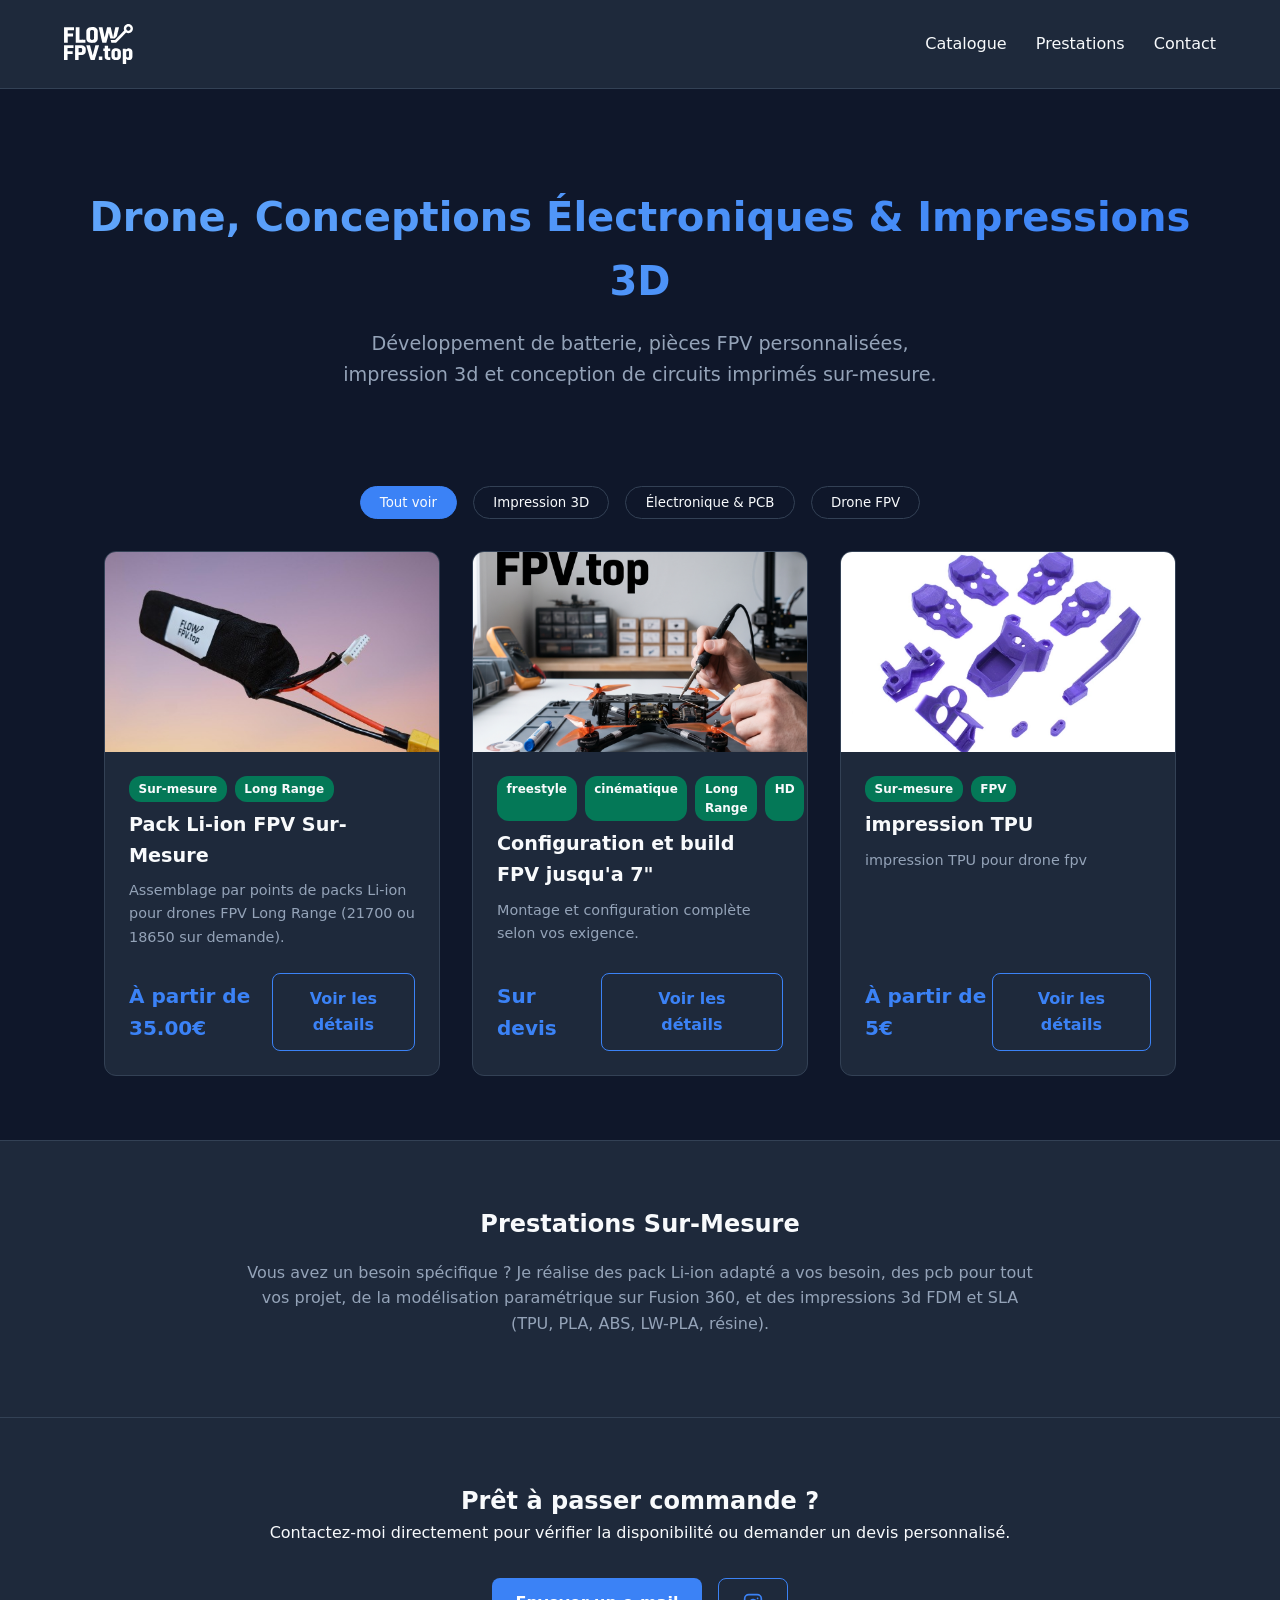
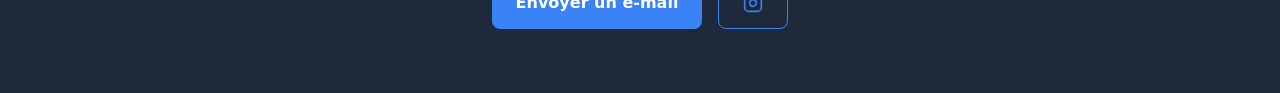
<file: index.html>
<!DOCTYPE html>
<html lang="fr">
<head>
    <meta charset="UTF-8">
    <meta name="viewport" content="width=device-width, initial-scale=1.0">
    <title>Boutique FlowFPV - Ingénierie & FPV</title>
    <meta name="description" content="Développement de batteries Li-ion sur-mesure, modules électroniques (ShutterLink), pièces FPV en TPU et configurations drone Long Range.">
    <meta name="keywords" content="batterie li-ion, drone FPV, ShutterLink, impression 3D TPU, FlowFPV">
    <meta property="og:title" content="FlowFPV | Ingénierie & FPV">
    <meta property="og:description" content="Développement de batterie, pièces FPV personnalisées et conception de circuits imprimés sur-mesure.">
    <meta property="og:image" content="https://www.flowfpv.top/images/logo.svg">
    <link rel="icon" type="image/svg+xml" href="images/logo.svg">
    <link rel="stylesheet" href="style.css">
</head>
<body>
    <header>

        <a href="index.html" class="logo-link">
            <img src="images/logo.svg" alt="Logo" class="site-logo">
        </a>
        <nav>
            <a href="#catalogue">Catalogue</a>
            <a href="#services">Prestations</a>
            <a href="#contact">Contact</a>
        </nav>
    </header>

    <main>
        <section class="hero">
            <h1>Drone, Conceptions Électroniques & Impressions 3D</h1>
            <p>Développement de batterie, pièces FPV personnalisées, impression 3d et conception de circuits imprimés sur-mesure.</p>
        </section>

        <section id="catalogue">
            <div class="filters">
                <button class="filter-btn active" data-filter="all">Tout voir</button>
                <button class="filter-btn" data-filter="3d">Impression 3D</button>
                <button class="filter-btn" data-filter="elec">Électronique & PCB</button>
                <button class="filter-btn" data-filter="drone">Drone FPV</button>
            </div>
            
            
            <div class="grid" id="product-grid"></div>
        </section>

        <section id="services">
             <h2>Prestations Sur-Mesure</h2>
             <p>Vous avez un besoin spécifique ? Je réalise des pack Li-ion adapté a vos besoin, des pcb pour tout vos projet, de la modélisation paramétrique sur Fusion 360, et des impressions 3d FDM et SLA (TPU, PLA, ABS, LW-PLA, résine).</p>
        </section>

        <!-- Elfsight Instagram Feed | Untitled Instagram Feed -->
        <script src="https://elfsightcdn.com/platform.js" async></script>
        <div class="elfsight-app-1b00743e-c951-4c09-ae32-9a1a16ee1006" data-elfsight-app-lazy></div>
    </main>

    <footer id="contact">
        <div class="footer-content">
            <h2>Prêt à passer commande ?</h2>
            <p>Contactez-moi directement pour vérifier la disponibilité ou demander un devis personnalisé.</p>
            <div class="contact-buttons">
                <a href="mailto:flowfpv28@gmail.com?subject=Demande de renseignement/devis" class="btn primary">Envoyer un e-mail</a>
                <a href="https://instagram.com/flowfpv.top" target="_blank" class="btn secondary btn-icon">
                    <svg xmlns="http://www.w3.org/2000/svg" width="20" height="20" viewBox="0 0 24 24" fill="none" stroke="currentColor" stroke-width="2" stroke-linecap="round" stroke-linejoin="round">
                        <rect x="2" y="2" width="20" height="20" rx="5" ry="5"></rect>
                        <path d="M16 11.37A4 4 0 1 1 12.63 8 4 4 0 0 1 16 11.37z"></path>
                        <line x1="17.5" y1="6.5" x2="17.51" y2="6.5"></line>
                    </svg>
                    
                </a>
            </div>
        </div>
    </footer>

    <script src="app.js"></script>
</body>
</html>
</file>
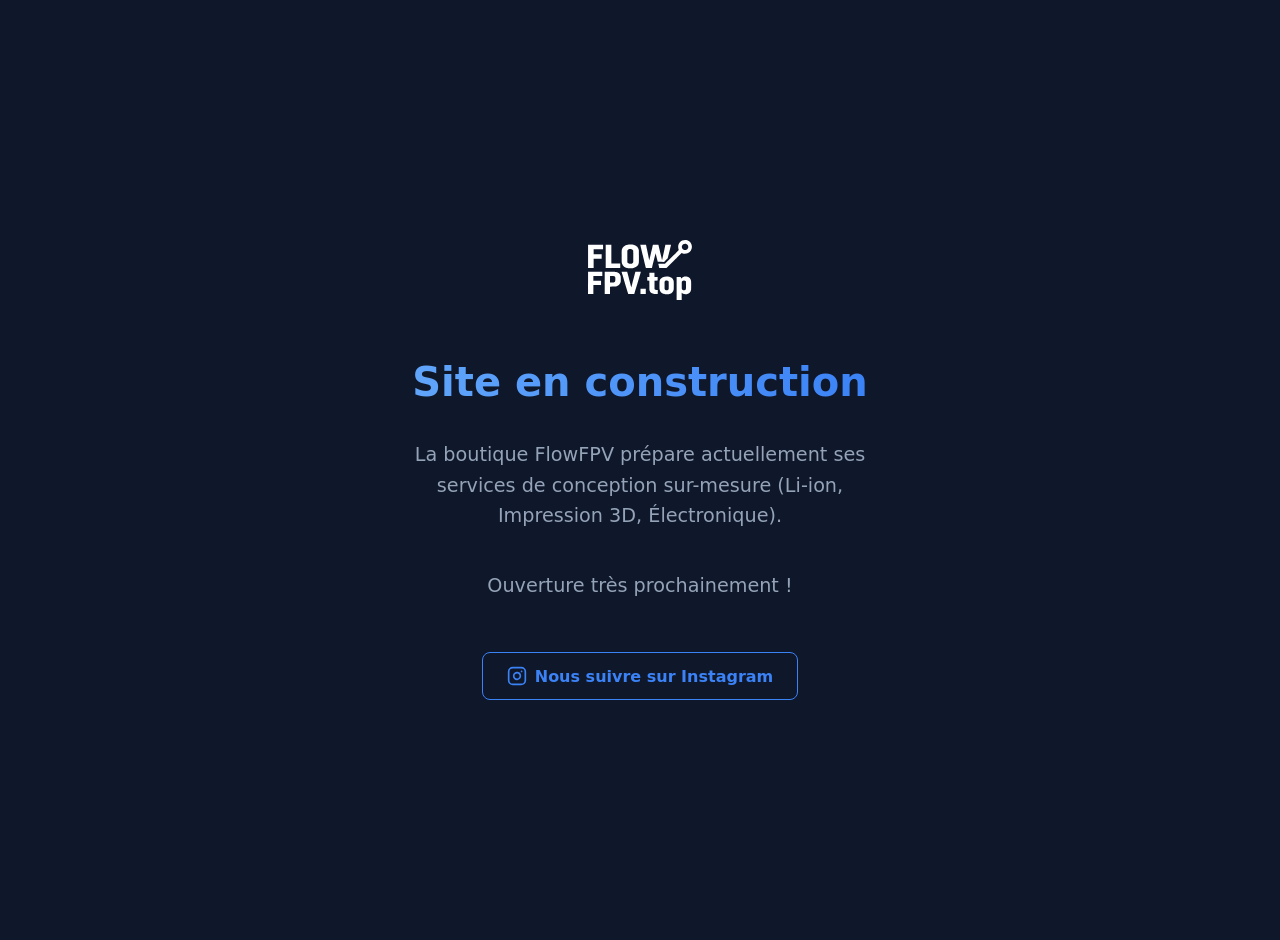
<file: dev.html>
<!DOCTYPE html>
<html lang="fr">
<head>
    <meta charset="UTF-8">
    <meta name="viewport" content="width=device-width, initial-scale=1.0">
    <title>FlowFPV - En construction</title>
    <link rel="icon" type="image/svg+xml" href="images/logo.svg">
    <style>
        body {
            background-color: #0f172a; 
            color: #f8fafc;
            font-family: 'Segoe UI', system-ui, sans-serif;
            display: flex;
            flex-direction: column;
            align-items: center;
            justify-content: center;
            height: 100vh;
            margin: 0;
            text-align: center;
            padding: 20px;
        }
        .logo {
            height: 60px;
            margin-bottom: 2rem;
        }
        h1 {
            font-size: 2.5rem;
            margin-bottom: 1rem;
            background: linear-gradient(to right, #60a5fa, #3b82f6);
            -webkit-background-clip: text;
            background-clip: text;
            color: transparent;
        }
        p {
            font-size: 1.2rem;
            color: #94a3b8;
            max-width: 500px;
            line-height: 1.6;
        }
        .btn {
            display: inline-flex;
            align-items: center;
            gap: 0.5rem;
            margin-top: 2rem;
            padding: 0.8rem 1.5rem;
            background-color: transparent;
            color: #3b82f6;
            text-decoration: none;
            border: 1px solid #3b82f6;
            border-radius: 8px;
            font-weight: bold;
            transition: all 0.3s ease;
        }
        .btn:hover {
            background-color: #3b82f6;
            color: #ffffff;
        }
    </style>
</head>
<body>
    <img src="images/logo.svg" alt="Logo FlowFPV" class="logo">
    
    <h1>Site en construction</h1>
    <p>La boutique FlowFPV prépare actuellement ses services de conception sur-mesure (Li-ion, Impression 3D, Électronique).</p>
    <p>Ouverture très prochainement !</p>

    <a href="https://instagram.com/flowfpv.top" target="_blank" class="btn">
        <svg xmlns="http://www.w3.org/2000/svg" width="20" height="20" viewBox="0 0 24 24" fill="none" stroke="currentColor" stroke-width="2" stroke-linecap="round" stroke-linejoin="round">
            <rect x="2" y="2" width="20" height="20" rx="5" ry="5"></rect>
            <path d="M16 11.37A4 4 0 1 1 12.63 8 4 4 0 0 1 16 11.37z"></path>
            <line x1="17.5" y1="6.5" x2="17.51" y2="6.5"></line>
        </svg>
        Nous suivre sur Instagram
    </a>
</body>
</html>
</file>
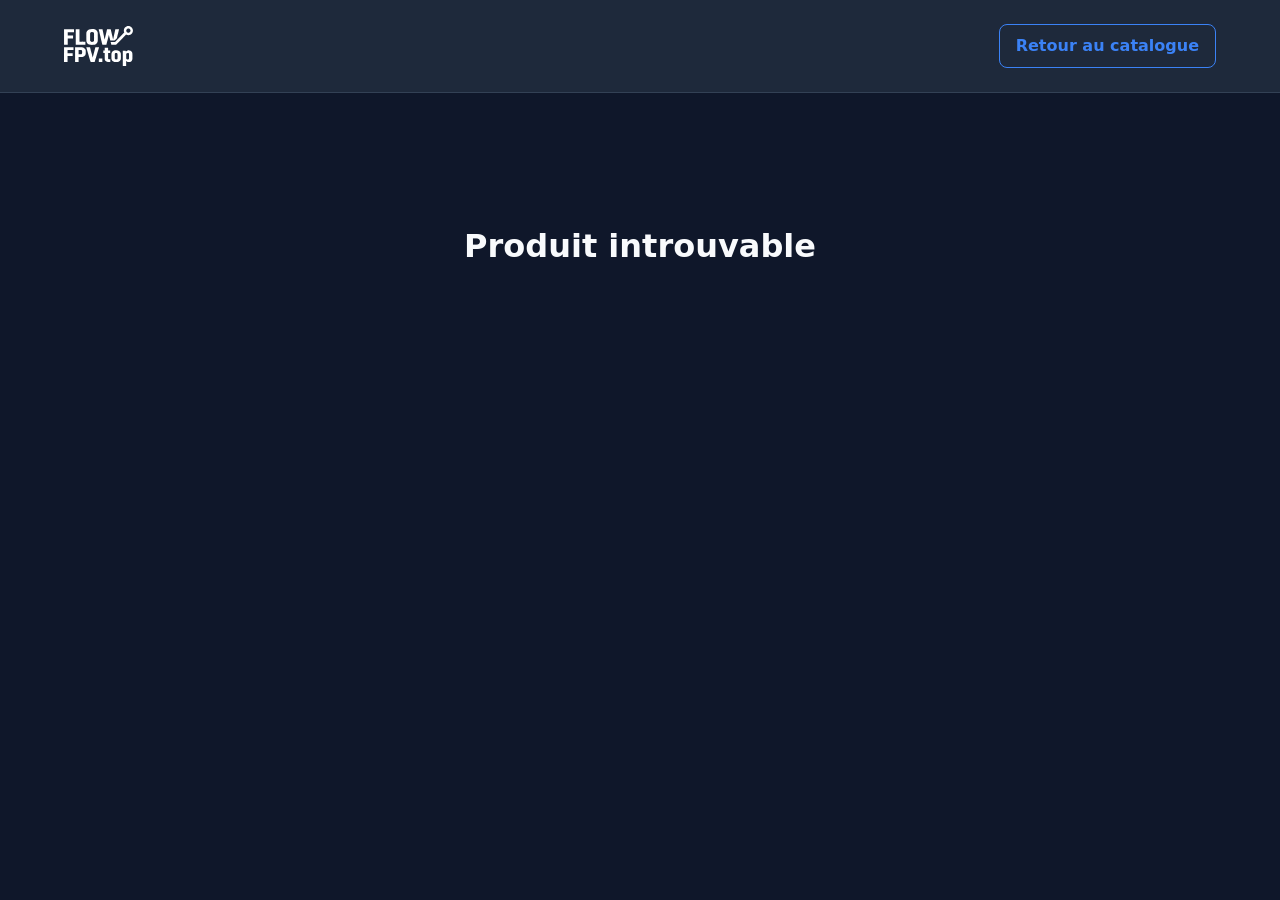
<file: produit.html>
<!DOCTYPE html>
<html lang="fr">
<head>
    <meta charset="UTF-8">
    <meta name="viewport" content="width=device-width, initial-scale=1.0">
    <title>Détails du produit</title>
    <link rel="icon" type="image/svg+xml" href="images/logo.svg">
    <link rel="stylesheet" href="style.css">
</head>
<body>
    <header>
        <a href="index.html" class="logo-link">
            <img src="images/logo.svg" alt="Logo" class="site-logo">
        </a>
        <nav>
            <a href="index.html" class="btn secondary" style="padding: 0.5rem 1rem;">Retour au catalogue</a>
        </nav>
    </header>
    
    <main id="product-container" style="padding: 4rem 5%; max-width: 900px; margin: 0 auto; min-height: 70vh;">

    </main>

    <script src="produit.js"></script>
</body>
</html>
</file>
<file: style.css>
/* Variables pour gérer facilement les couleurs */
:root {
    --bg-color: #0f172a;
    --text-color: #f8fafc;
    --primary-color: #3b82f6;
    --primary-hover: #2563eb;
    --card-bg: #1e293b;
    --border-color: #334155;
}

* { margin: 0; padding: 0; box-sizing: border-box; font-family: 'Segoe UI', system-ui, sans-serif; }

body { background-color: var(--bg-color); color: var(--text-color); line-height: 1.6; }

/* Header & Navigation */
header { display: flex; justify-content: space-between; align-items: center; padding: 1.5rem 5%; background-color: var(--card-bg); border-bottom: 1px solid var(--border-color); position: sticky; top: 0; z-index: 100; }
header .logo { font-size: 1.2rem; font-weight: bold; }
nav a { color: var(--text-color); text-decoration: none; margin-left: 1.5rem; transition: color 0.2s; }
nav a:hover { color: var(--primary-color); }

/* Hero Section */
.hero { text-align: center; padding: 6rem 5% 4rem; }
.hero h1 { font-size: 2.5rem; margin-bottom: 1rem; background: linear-gradient(to right, #60a5fa, #3b82f6); -webkit-background-clip: text; background-clip: text; color: transparent; }
.hero p { font-size: 1.2rem; color: #94a3b8; max-width: 600px; margin: 0 auto; }

/* Filtres */
.filters { display: flex; justify-content: center; flex-wrap: wrap; gap: 1rem; margin: 2rem 5%; }
.filter-btn { background-color: transparent; border: 1px solid var(--border-color); color: var(--text-color); padding: 0.5rem 1.2rem; border-radius: 20px; cursor: pointer; transition: 0.3s; }
.filter-btn:hover, .filter-btn.active { background-color: var(--primary-color); border-color: var(--primary-color); }

/* Grille Catalogue */
.grid { display: grid; grid-template-columns: repeat(auto-fill, minmax(280px, 1fr)); gap: 2rem; padding: 0 5% 4rem; max-width: 1200px; margin: 0 auto; }

/* Cartes Produits */
.card { background-color: var(--card-bg); border: 1px solid var(--border-color); border-radius: 12px; overflow: hidden; transition: transform 0.2s, box-shadow 0.2s; display: flex; flex-direction: column; }
.card:hover { transform: translateY(-5px); box-shadow: 0 10px 20px rgba(0,0,0,0.3); }
.card img { width: 100%; height: 200px; object-fit: cover; }
.card-content { padding: 1.5rem; display: flex; flex-direction: column; flex-grow: 1; }
.badges { margin-bottom: 0.5rem; display: flex; gap: 0.5rem; }
.badge { font-size: 0.75rem; background-color: #047857; padding: 0.2rem 0.6rem; border-radius: 12px; font-weight: bold; }
.card-title { font-size: 1.2rem; margin-bottom: 0.5rem; }
.card-desc { color: #94a3b8; font-size: 0.9rem; margin-bottom: 1.5rem; flex-grow: 1; }
.card-footer { display: flex; justify-content: space-between; align-items: center; margin-top: auto; }
.price { font-size: 1.25rem; font-weight: bold; color: var(--primary-color); }

/* Boutons et formulaires */
.btn { text-decoration: none; padding: 0.8rem 1.5rem; border-radius: 8px; font-weight: bold; text-align: center; display: inline-block; cursor: pointer; border: none; }
.btn.primary { background-color: var(--primary-color); color: white; }
.btn.primary:hover { background-color: var(--primary-hover); }
.btn.secondary { background-color: transparent; border: 1px solid var(--primary-color); color: var(--primary-color); }
.btn.secondary:hover { background-color: var(--primary-color); color: white; }

/* Sections Diverses */
#services, #contact { padding: 4rem 5%; text-align: center; background-color: var(--card-bg); border-top: 1px solid var(--border-color); }
#services p { max-width: 800px; margin: 1rem auto; color: #94a3b8; }
.contact-buttons { display: flex; justify-content: center; gap: 1rem; margin-top: 2rem; flex-wrap: wrap; }

/* Responsive Mobile */
@media (max-width: 768px) {
    header { flex-direction: column; gap: 1rem; }
    nav a { margin: 0 0.5rem; }
    .hero h1 { font-size: 2rem; }
}

.btn-icon {
    display: inline-flex;
    align-items: center;
    justify-content: center;
    gap: 0.5rem;
}

/* Style pour le logo image */
.logo-link {
    display: flex;
    align-items: center;
    text-decoration: none;
}

.site-logo {
    height: 40px; /* Tu pourras augmenter ou réduire cette valeur (ex: 30px ou 50px) */
    width: auto;  /* Garde les bonnes proportions */
    min-width: 40px;
    object-fit: contain;
}
</file>
